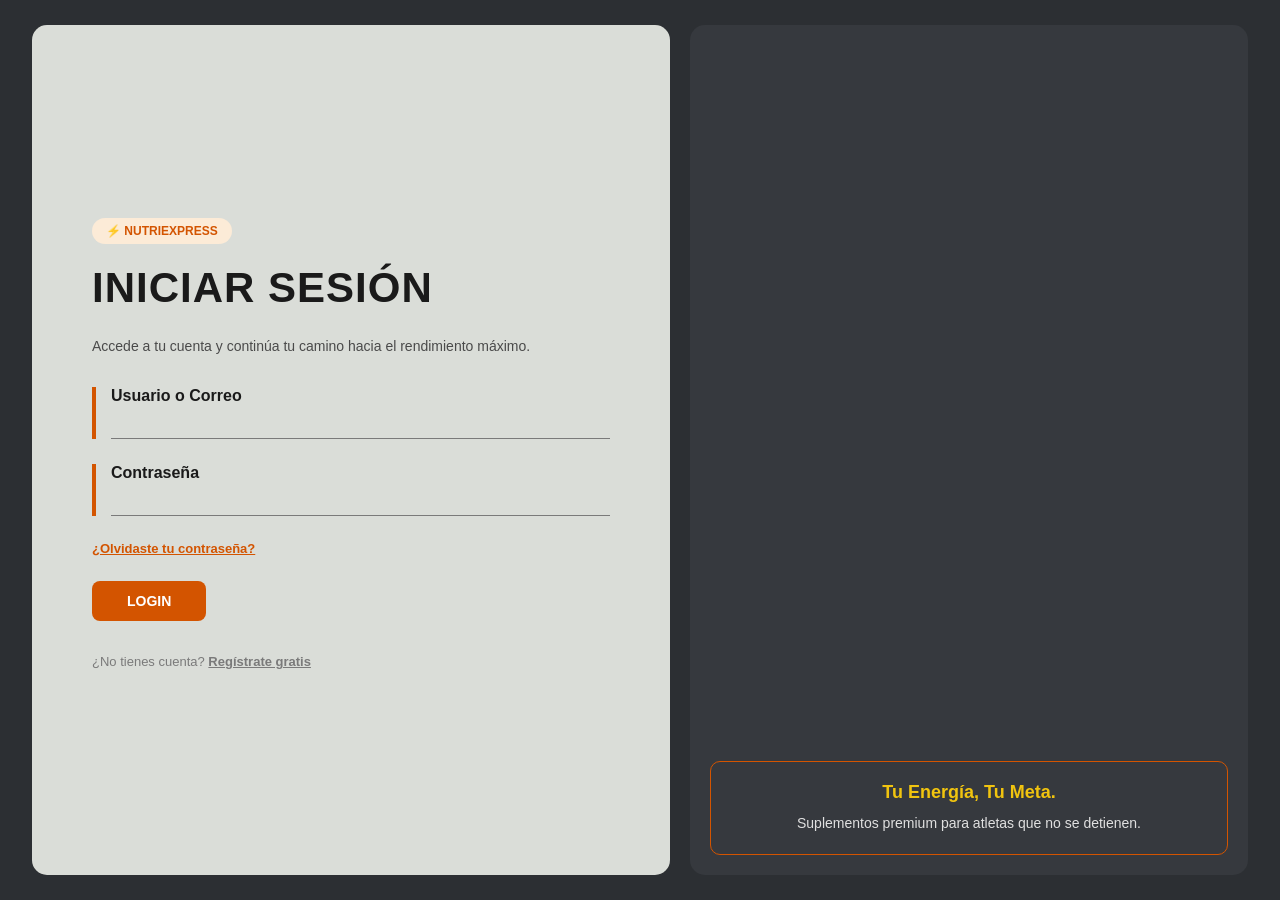
<file: NutriExpress_Web/HTML/index.html>
<!DOCTYPE html>
<html lang="es">
<head>
    <meta charset="UTF-8">
    <meta name="viewport" content="width=device-width, initial-scale=1.0">
    <title>NutriExpress - Inicio de Sesión</title>
    <link rel="stylesheet" href="../CSS/style.css">
</head>

<body>

    <div class="pantalla-gamma">
        
        <div class="tarjeta-form">
            <div class="badge-logo">⚡ NUTRIEXPRESS</div>
            <h2>INICIAR SESIÓN</h2>
            <p class="subtitulo">Accede a tu cuenta y continúa tu camino hacia el rendimiento máximo.</p>

            <form id="formLogin">
                <div class="grupo-input-gamma">
                    <label for="username">Usuario o Correo</label>
                    <input type="text" id="username" required>
                </div>

                <div class="grupo-input-gamma">
                    <label for="password">Contraseña</label>
                    <input type="password" id="password" required>
                </div>

                <a href="recuperar.html" class="link-naranja">¿Olvidaste tu contraseña?</a>

                <button type="submit" class="btn-naranja">LOGIN</button>

                <p class="registro">¿No tienes cuenta? <a href="registro.html">Regístrate gratis</a></p>
                <p id="mensajeError" class="mensaje-error"></p>
            </form>
        </div>

        <div class="tarjeta-imagen">
            <div class="imagen-placeholder"></div>
            
            <div class="caja-slogan">
                <h3 class="slogan-amarillo">Tu Energía, Tu Meta.</h3>
                <p class="slogan-texto">Suplementos premium para atletas que no se detienen.</p>
            </div>
        </div>

    </div>

    <script src="../JSON/login.js"></script>

</body>

</html>
</file>
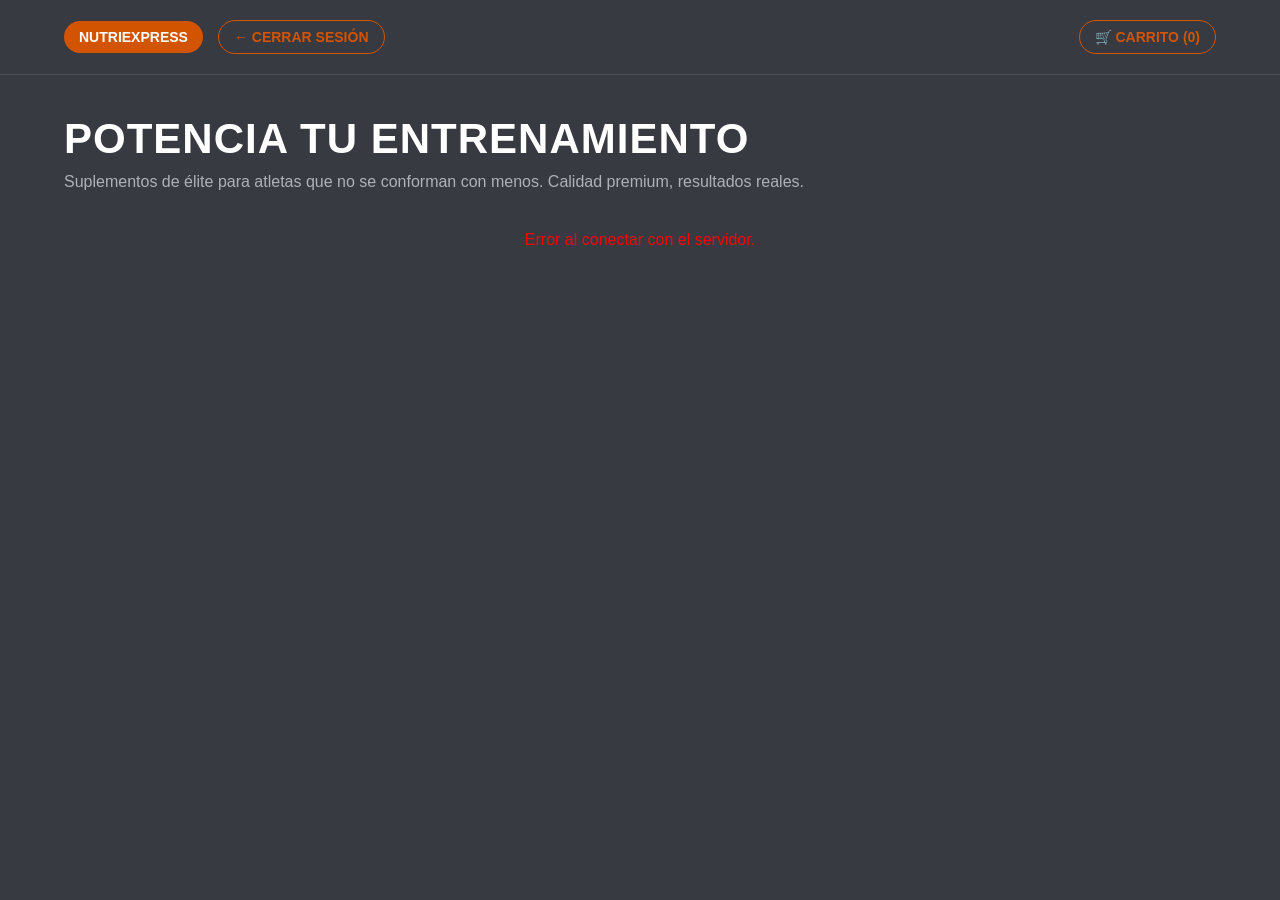
<file: NutriExpress_Web/HTML/catalogo.html>
<!DOCTYPE html>
<html lang="es">
<head>
    <meta charset="UTF-8">
    <meta name="viewport" content="width=device-width, initial-scale=1.0">
    <title>NutriExpress - Catálogo</title>
    <link rel="stylesheet" href="../CSS/catalogo.css">
</head>
<body>

    <nav class="navbar">
        <div class="nav-izquierda">
            <span class="badge-logo">NUTRIEXPRESS</span>
            <a href="index.html" class="btn-outline">← CERRAR SESIÓN</a>
        </div>
        <div class="nav-derecha">
            <a href="#" class="btn-outline">🛒 CARRITO (0)</a>
        </div>
    </nav>

    <header class="header-catalogo">
        <h1>POTENCIA TU ENTRENAMIENTO</h1>
        <p>Suplementos de élite para atletas que no se conforman con menos. Calidad premium, resultados reales.</p>
    </header>

    <main class="grid-productos" id="contenedor-productos">
        </main>
        
    </main>

    <script src="../JSON/catalogo.js"></script>
</body>
</html>
</file>
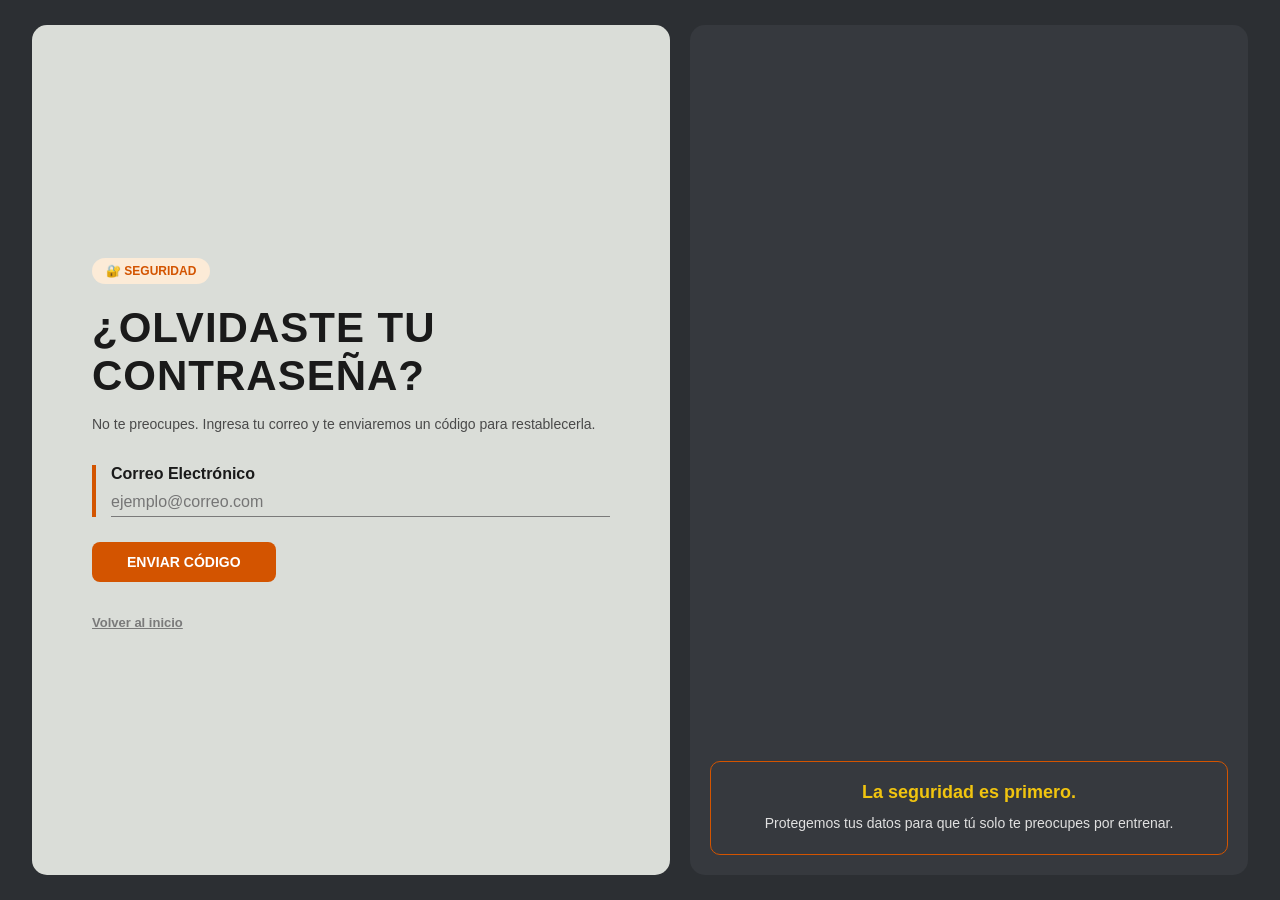
<file: NutriExpress_Web/HTML/recuperar.html>
<!DOCTYPE html>
<html lang="es">
<head>
    <meta charset="UTF-8">
    <title>NutriExpress - Recuperar Contraseña</title>
    <link rel="stylesheet" href="../CSS/style.css">
</head>
<body>
    <div class="pantalla-gamma">
        
        <div class="tarjeta-form">
            <div class="badge-logo">🔐 SEGURIDAD</div>

            <div id="seccion-solicitud">
                <h2>¿OLVIDASTE TU CONTRASEÑA?</h2>
                <p class="subtitulo">No te preocupes. Ingresa tu correo y te enviaremos un código para restablecerla.</p>

                <form id="formSolicitud">
                    <div class="grupo-input-gamma">
                        <label for="reset-correo">Correo Electrónico</label>
                        <input type="email" id="reset-correo" placeholder="ejemplo@correo.com" required>
                    </div>
                    <button type="submit" class="btn-naranja">ENVIAR CÓDIGO</button>
                    <p class="registro"><a href="index.html">Volver al inicio</a></p>
                    <p id="error-solicitud" class="mensaje-error"></p>
                </form>
            </div>

            <div id="seccion-reset" class="oculto">
                <h2>NUEVA CONTRASEÑA</h2>
                <p class="subtitulo">Ingresa el código de 6 dígitos enviado a tu correo y tu nueva clave.</p>

                <form id="formReset">
                    <div class="grupo-input-gamma">
                        <label for="reset-codigo">Código de 6 dígitos</label>
                        <input type="text" id="reset-codigo" class="input-codigo-grande" maxlength="6" required>
                    </div>
                    <div class="grupo-input-gamma">
                        <label for="nueva-pass">Nueva Contraseña</label>
                        <input type="password" id="nueva-pass" required>
                    </div>
                    <button type="submit" class="btn-naranja">ACTUALIZAR CONTRASEÑA</button>
                    <p id="error-reset" class="mensaje-error"></p>
                </form>
            </div>
        </div>

        <div class="tarjeta-imagen">
            <div class="imagen-placeholder"></div>
            <div class="caja-slogan">
                <h3 class="slogan-amarillo">La seguridad es primero.</h3>
                <p class="slogan-texto">Protegemos tus datos para que tú solo te preocupes por entrenar.</p>
            </div>
        </div>
    </div>

    <script src="../JSON/recuperar.js"></script>
</body>
</html>
</file>
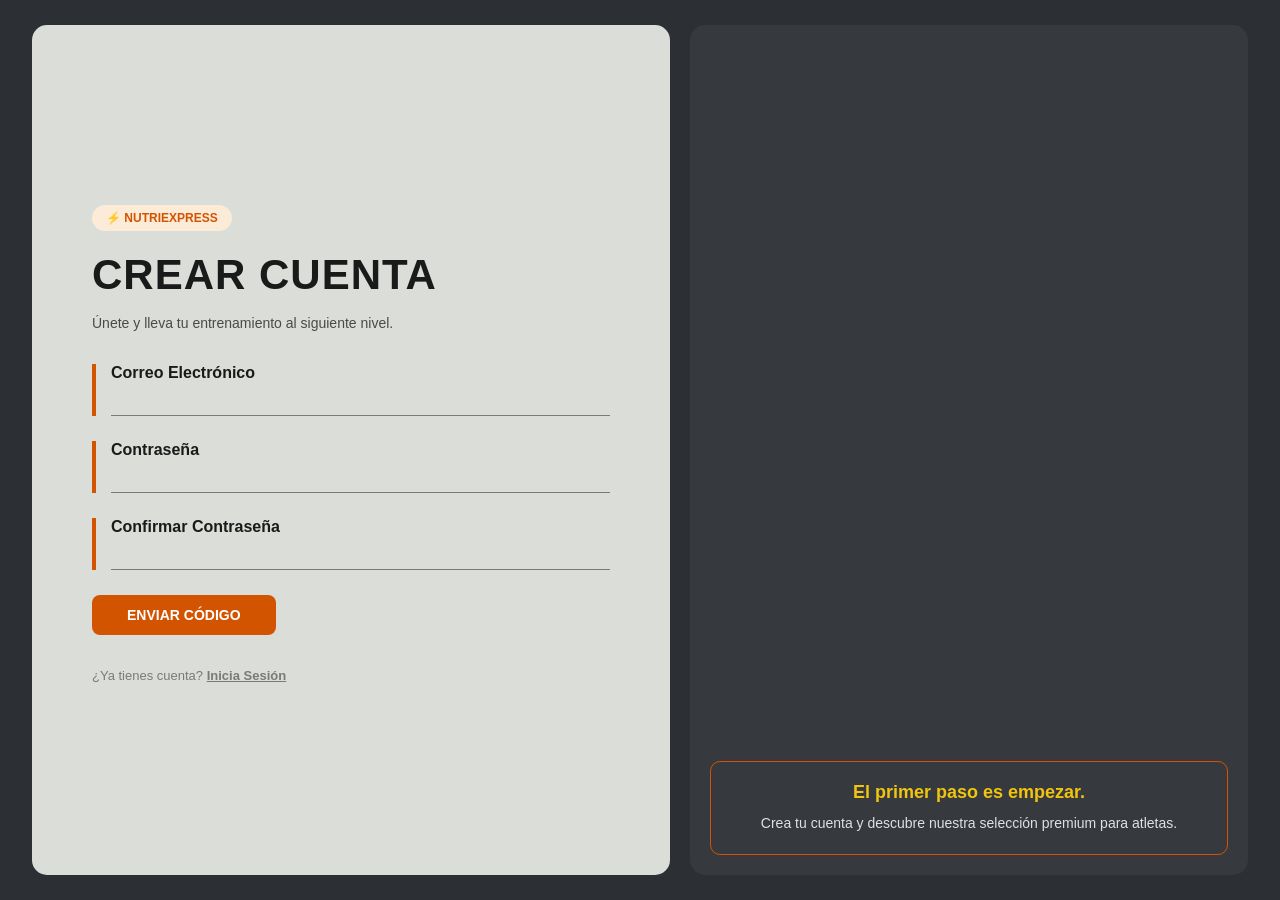
<file: NutriExpress_Web/HTML/registro.html>
<!DOCTYPE html>
<html lang="es">
<head>
    <meta charset="UTF-8">
    <title>NutriExpress - Crear Cuenta</title>
    <link rel="stylesheet" href="../CSS/style.css">
</head>
<body>
    <div class="pantalla-gamma">
        
        <div class="tarjeta-form">
            <div class="badge-logo">⚡ NUTRIEXPRESS</div>

            <div id="seccion-registro">
                <h2>CREAR CUENTA</h2>
                <p class="subtitulo">Únete y lleva tu entrenamiento al siguiente nivel.</p>

                <form id="formRegistro">
                    <div class="grupo-input-gamma">
                        <label for="reg-correo">Correo Electrónico</label>
                        <input type="email" id="reg-correo" required>
                    </div>

                    <div class="grupo-input-gamma">
                        <label for="reg-password">Contraseña</label>
                        <input type="password" id="reg-password" required>
                    </div>

                    <div class="grupo-input-gamma">
                        <label for="reg-password-conf">Confirmar Contraseña</label>
                        <input type="password" id="reg-password-conf" required>
                    </div>

                    <button type="submit" class="btn-naranja">ENVIAR CÓDIGO</button>

                    <p class="registro">¿Ya tienes cuenta? <a href="index.html">Inicia Sesión</a></p>
                    <p id="mensajeErrorReg" class="mensaje-error"></p>
                </form>
            </div>

            <div id="seccion-verificacion" class="oculto">
                <h2>VERIFICA TU CORREO</h2>
                <p class="subtitulo">Hemos enviado un código de 6 dígitos a <br><strong id="correo-enviado-texto"></strong>.</p>

                <form id="formVerificacion">
                    <div class="grupo-input-gamma">
                        <label for="reg-codigo">Código de Seguridad</label>
                        <input type="text" id="reg-codigo" class="input-codigo-grande" maxlength="6" placeholder="000000" required>
                    </div>

                    <button type="submit" class="btn-naranja">VERIFICAR CUENTA</button>
                    
                    <p id="mensajeErrorVer" class="mensaje-error"></p>
                </form>
            </div>

        </div>

        <div class="tarjeta-imagen">
            <div class="imagen-placeholder"></div>
            
            <div class="caja-slogan">
                <h3 class="slogan-amarillo">El primer paso es empezar.</h3>
                <p class="slogan-texto">Crea tu cuenta y descubre nuestra selección premium para atletas.</p>
            </div>
        </div>

    </div>

    <script src="../JSON/registro.js"></script>
</body>
</html>
</file>
<file: NutriExpress_Web/CSS/style.css>
/* =========================================
   1. RESETEO Y VARIABLES GLOBALES
========================================= */
body {
    font-family: 'Segoe UI', Tahoma, Geneva, Verdana, sans-serif;
    background-color: #f4f7f6;
    margin: 0;
    padding: 0;
}

/* =========================================
   2. ESTILOS DEL LOGIN (Estilo Tarjetas Gamma)
========================================= */
body {
    background-color: #2c2f33; /* Fondo oscuro global tipo Gamma */
    margin: 0;
    font-family: 'Segoe UI', Tahoma, Geneva, Verdana, sans-serif;
    display: flex;
    justify-content: center;
    align-items: center;
    min-height: 100vh;
}

.pantalla-gamma {
    display: flex;
    gap: 20px;
    max-width: 1600px; /* ANTES: 900px. Súbelo a 1100px o 1200px */
    width: 95%;
    min-height: 850px; /* NUEVO: Agrega esto para obligarlo a ser más alto */
}

/* --- TARJETA IZQUIERDA (Gris Claro) --- */
.tarjeta-form {
    flex: 1;
    background-color: #daddd8;
    padding: 60px;
    border-radius: 15px;
    display: flex;
    flex-direction: column;
    justify-content: center;
}

.badge-logo {
    background-color: #fcebd7;
    color: #d35400; /* Naranja fuerte */
    padding: 6px 14px;
    border-radius: 20px;
    font-size: 12px;
    font-weight: bold;
    display: inline-block;
    align-self: flex-start;
    margin-bottom: 20px;
}

.tarjeta-form h2 {
    margin: 0 0 10px 0;
    font-size: 42px;
    color: #1a1a1a;
    font-weight: 900;
    letter-spacing: 1px;
}

.subtitulo {
    color: #4a4a4a;
    font-size: 14px;
    margin-bottom: 30px;
    line-height: 1.5;
}

/* El detalle de la línea gruesa naranja a la izquierda */
.grupo-input-gamma {
    margin-bottom: 25px;
    border-left: 4px solid #d35400;
    padding-left: 15px;
}

.grupo-input-gamma label {
    display: block;
    font-size: 16px;
    color: #1a1a1a;
    font-weight: bold;
    margin-bottom: 5px;
}

.grupo-input-gamma input {
    width: 100%;
    border: none;
    border-bottom: 1px solid #7a7a7a;
    background-color: transparent;
    padding: 5px 0;
    font-size: 16px;
    color: #1a1a1a;
    outline: none;
}

.grupo-input-gamma input:focus {
    border-bottom: 2px solid #d35400;
}

.link-naranja {
    color: #d35400;
    font-size: 13px;
    font-weight: bold;
    text-decoration: underline;
    display: block;
    margin-bottom: 25px;
}

.btn-naranja {
    background-color: #d35400;
    color: white;
    border: none;
    padding: 12px 35px;
    border-radius: 8px;
    font-size: 14px;
    font-weight: bold;
    cursor: pointer;
    margin-bottom: 20px;
    align-self: flex-start;
    transition: background-color 0.3s;
}

.btn-naranja:hover {
    background-color: #b04400;
}

.registro {
    font-size: 13px;
    color: #7a7a7a;
}

.registro a {
    color: #7a7a7a;
    font-weight: bold;
    text-decoration: underline;
}

/* --- TARJETA DERECHA (Oscura) --- */
.tarjeta-imagen {
    flex: 1;
    background-color: #36393e;
    padding: 20px;
    border-radius: 15px;
    display: flex;
    flex-direction: column;
    gap: 20px;
}

/* Recreé la imagen con una URL de internet para que no se vea vacío */
.imagen-placeholder {
    flex: 1;
    background-image: url('https://images.unsplash.com/photo-1534438327276-14e5300c3a48?q=80&w=1470&auto=format&fit=crop');
    background-size: cover;
    background-position: center;
    border-radius: 10px;
    min-height: 250px;
}

.caja-slogan {
    border: 1px solid #d35400;
    padding: 20px;
    border-radius: 10px;
    text-align: center;
}

.slogan-amarillo {
    color: #f1c40f;
    margin: 0 0 10px 0;
    font-size: 18px;
}

.slogan-texto {
    color: #e0e0e0;
    margin: 0;
    font-size: 14px;
    line-height: 1.5;
}

.mensaje-error { display: none; color: red; font-size: 14px; }

/* =========================================
   3. ESTILOS DEL CATÁLOGO (catalogo.html)
========================================= */
.navbar {
    background-color: white;
    padding: 15px 40px;
    display: flex;
    justify-content: space-between;
    align-items: center;
    box-shadow: 0 2px 10px rgba(0,0,0,0.1);
    margin-bottom: 30px;
}

.nav-izquierda {
    display: flex;
    align-items: center;
    gap: 20px; /* Separación entre el logo y el enlace de volver */
}

.logo-text {
    font-size: 28px;
    font-weight: bold;
    color: #27ae60;
}

.link-volver {
    text-decoration: none;
    color: #95a5a6;
    font-weight: bold;
    font-size: 14px;
    transition: color 0.3s;
}
.link-volver:hover { color: #e74c3c; } /* Se pone rojo al pasar el mouse */

.btn-carrito {
    background-color: #27ae60;
    color: white;
    border: none;
    padding: 10px 20px;
    border-radius: 5px;
    font-weight: bold;
    cursor: pointer;
    font-size: 16px;
}

.contenedor-principal {
    max-width: 1200px;
    margin: 0 auto;
    padding: 0 20px;
}

.titulo-seccion {
    color: #2c3e50;
    font-size: 24px;
    margin-bottom: 30px;
    border-bottom: 2px solid #2980b9;
    padding-bottom: 10px;
    display: inline-block;
}

.catalogo {
    display: grid;
    grid-template-columns: repeat(auto-fit, minmax(280px, 1fr));
    gap: 30px;
    padding-bottom: 50px;
}

/* =========================================
   4. DISEÑO DE LA TARJETA DE PRODUCTO
========================================= */
.tarjeta-suplemento {
    background-color: white;
    padding: 25px 20px;
    border-radius: 12px;
    box-shadow: 0 4px 8px rgba(0,0,0,0.05); /* Sombra sutil */
    text-align: center;
    border: 1px solid #ecf0f1;
    transition: transform 0.3s ease, box-shadow 0.3s ease; /* Animación fluida */
}

/* Efecto al pasar el mouse por la tarjeta */
.tarjeta-suplemento:hover {
    transform: translateY(-5px); /* Se levanta un poco */
    box-shadow: 0 12px 20px rgba(0,0,0,0.15); /* La sombra se hace más grande */
}

.tarjeta-suplemento h2 {
    color: #2c3e50;
    font-size: 20px;
    margin-top: 0;
    margin-bottom: 5px;
    height: 50px; /* Mantiene alineadas las tarjetas aunque el nombre sea largo */
}

.marca {
    color: #7f8c8d;
    font-size: 13px;
    text-transform: uppercase;
    letter-spacing: 1px;
    margin-bottom: 15px;
}

.precio {
    color: #27ae60;
    font-size: 26px;
    font-weight: bold;
    margin: 20px 0;
}

.btn-agregar {
    background-color: #2980b9;
    color: white;
    border: none;
    padding: 12px 20px;
    width: 100%;
    border-radius: 6px;
    font-size: 15px;
    font-weight: bold;
    cursor: pointer;
    transition: background-color 0.3s;
}

.btn-agregar:hover {
    background-color: #1c5982;
}

/* --- UTILIDADES PARA EL REGISTRO --- */

/* Esta clase hace magia: desaparece lo que la tenga puesta */
.oculto {
    display: none !important;
}

/* Diseño especial para que los 6 dígitos parezcan de una app bancaria */
.input-codigo-grande {
    font-size: 32px !important;
    letter-spacing: 12px; /* Separa los números */
    text-align: center;
    font-weight: 900;
    color: #d35400 !important; /* Naranja */
}
</file>
<file: NutriExpress_Web/CSS/catalogo.css>
/* ==========================================
   DISEÑO EXCLUSIVO PARA EL CATÁLOGO
   ========================================== */
* {
    margin: 0;
    padding: 0;
    box-sizing: border-box;
    font-family: 'Segoe UI', Roboto, Helvetica, Arial, sans-serif;
}

body {
    /* Fondo oscuro premium */
    background-color: #373a40; 
    color: #ffffff;
}

/* --- BARRA DE NAVEGACIÓN --- */
.navbar {
    display: flex;
    justify-content: space-between;
    align-items: center;
    padding: 20px 5%;
    border-bottom: 1px solid #4d5159;
}

.nav-izquierda, .nav-derecha {
    display: flex;
    gap: 15px;
    align-items: center;
}

.badge-logo {
    background-color: #d35400; /* Naranja NutriExpress */
    color: white;
    padding: 8px 15px;
    border-radius: 20px;
    font-weight: 800;
    font-size: 14px;
}

.btn-outline {
    background: transparent;
    color: #d35400;
    border: 1px solid #d35400;
    padding: 8px 15px;
    border-radius: 20px;
    text-decoration: none;
    font-weight: bold;
    font-size: 14px;
    transition: 0.3s;
}

.btn-outline:hover {
    background-color: #d35400;
    color: white;
}

/* --- ENCABEZADO --- */
.header-catalogo {
    padding: 40px 5%;
}

.header-catalogo h1 {
    font-size: 42px;
    text-transform: uppercase;
    letter-spacing: 1px;
    margin-bottom: 10px;
}

.header-catalogo p {
    color: #aeb2b8;
    font-size: 16px;
}

/* --- CUADRÍCULA DE PRODUCTOS (GRID) --- */
.grid-productos {
    display: grid;
    /* Esto hace la magia: crea columnas automáticas que no midan menos de 260px */
    grid-template-columns: repeat(auto-fit, minmax(260px, 1fr));
    gap: 30px;
    padding: 0 5% 60px;
}

/* --- EL "CUADRITO" DEL PRODUCTO --- */
.tarjeta-producto {
    background-color: #43474e; /* Un gris un poco más claro que el fondo */
    border-radius: 15px;
    padding: 20px;
    display: flex;
    flex-direction: column;
    transition: transform 0.3s ease, box-shadow 0.3s ease;
}

.tarjeta-producto:hover {
    transform: translateY(-5px); /* Se levanta un poco al pasar el mouse */
    box-shadow: 0 10px 20px rgba(0,0,0,0.3);
}

.imagen-producto {
    width: 100%;
    aspect-ratio: 1 / 1; /* Cuadrado perfecto */
    background-color: #2c2e33;
    border-radius: 10px;
    margin-bottom: 15px;
    object-fit: cover;
}

.marca-producto {
    color: #ff6b35; /* Naranja brillante */
    font-size: 12px;
    font-weight: bold;
    text-transform: uppercase;
    margin-bottom: 5px;
}

.nombre-producto {
    font-size: 20px;
    font-weight: bold;
    margin-bottom: 10px;
    line-height: 1.2;
    flex-grow: 1; /* Empuja el precio y botón hacia abajo */
}

.precio-producto {
    color: #ff6b35;
    font-size: 22px;
    font-weight: bold;
    margin-bottom: 15px;
}

.btn-carrito {
    background-color: #ff6b35;
    color: #1a1a1a;
    border: none;
    padding: 12px;
    border-radius: 8px;
    font-weight: bold;
    font-size: 16px;
    cursor: pointer;
    transition: 0.2s;
}

.btn-carrito:hover {
    background-color: #e05a2b;
    color: white;
}
</file>
